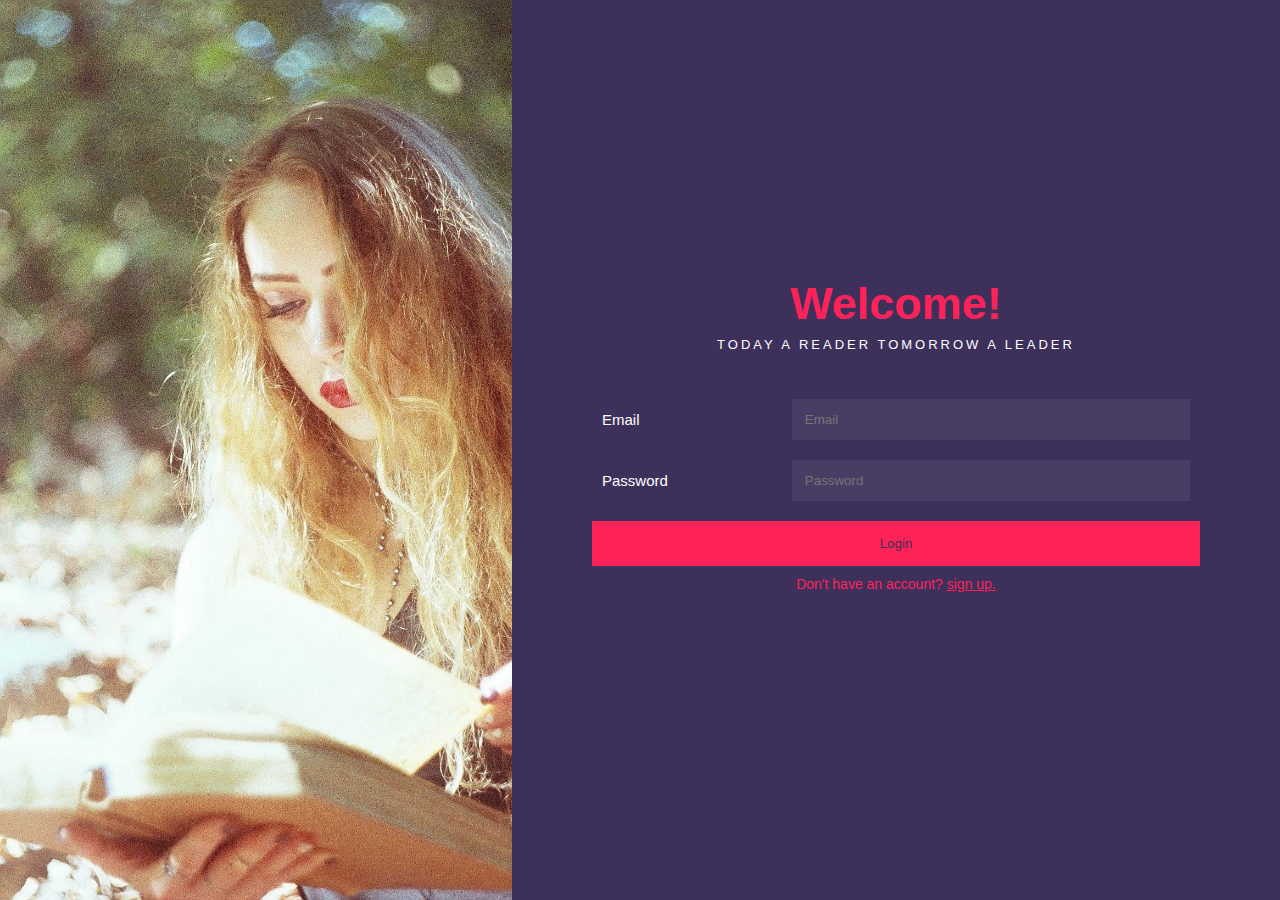
<file: index.html>
<!DOCTYPE html>
<html lang="en">
  <head>
    <meta charset="UTF-8" />
    <meta name="viewport" content="width=device-width, initial-scale=1.0" />
    <link rel="stylesheet" href="Pages/Login/Login.css" />
    <link rel="stylesheet" href="Styles/Style.css" />
    <link rel="shortcut icon" href="https://cdn-icons-png.flaticon.com/512/3389/3389081.png" type="image/x-icon">
    <title>Login</title>
  </head>

  <body>
    <div class="container">
      <div class="imageSction">
        <img class="mainImage" src="Pictures/mainImage.jpg" />
      </div>

      <!-- /* start data section */ -->
      <div class="dataSection">
        <h1 class="headerLable">Welcome!</h1>
        <p class="quote">TODAY A READER TOMORROW A LEADER</p>

        <form action="" method="GET" class="formSection">
          <div class="subContainer">
            <input id="email" class="inputs" type="email" placeholder="Email" />
            <label htmlFor="email" class="labels">Email</label>
          </div>

          <div class="subContainer">
            <input
              id="password"
              class="inputs"
              type="password"
              placeholder="Password"
            />
            <label htmlFor="password" class="labels">Password</label>
          </div>

          <button class="Button" id="login-btn">Login</button>
          <p class="navegationParagraph">
            Don't have an account?
            <a href="Pages/Signup/Signup.html" class="navegationLink">sign up.</a>
          </p>
        </form>
      </div>
      <!-- /* end data section */ -->
    </div>
    <script src="Pages/Login/login.js"></script>
  </body>
</html>
</file>
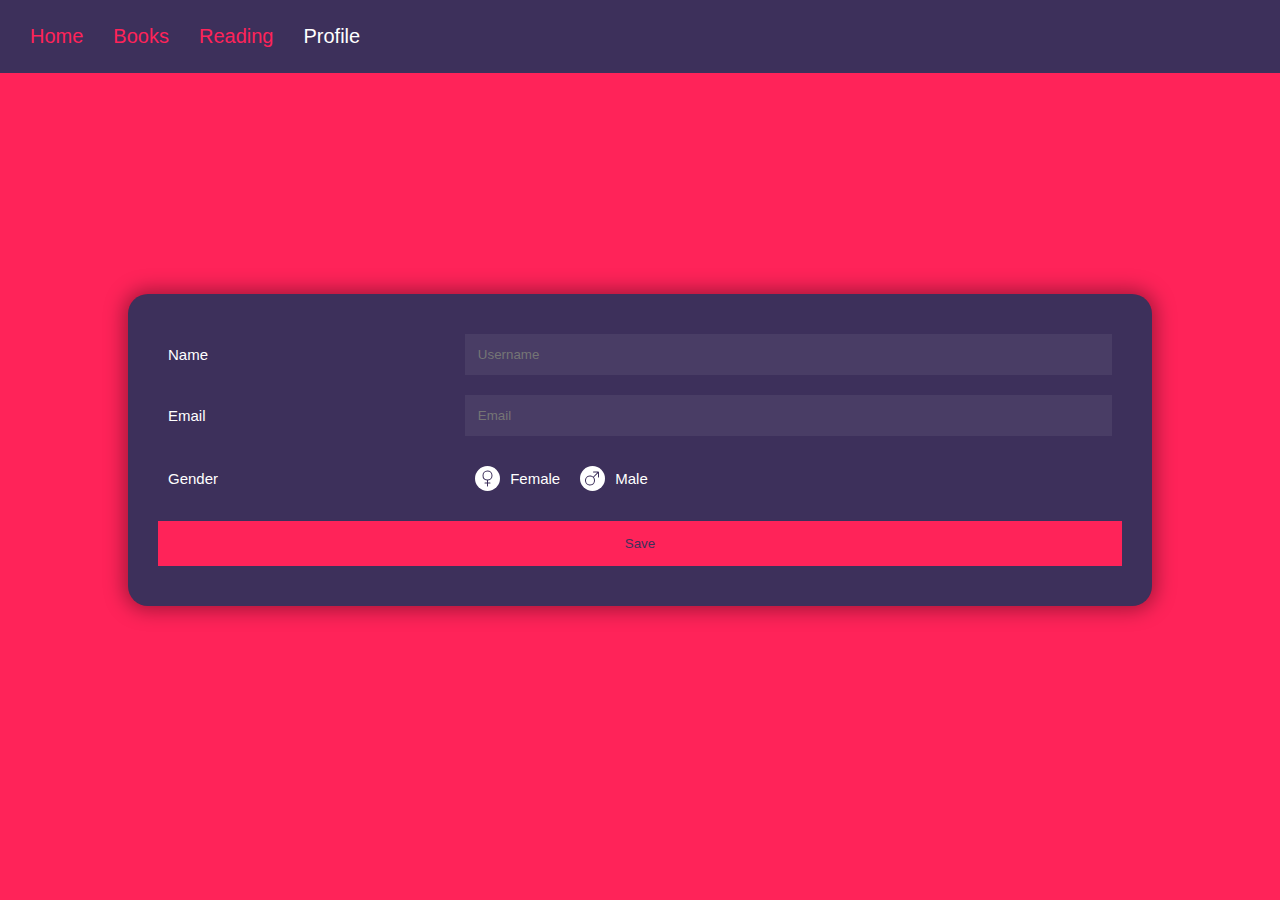
<file: Pages/Profile/Profile.html>
<!DOCTYPE html>
<html lang="en">
  <head>
    <meta charset="UTF-8" />
    <meta name="viewport" content="width=device-width, initial-scale=1.0" />
    <link rel="stylesheet" href="../../Styles/Style.css" />
    <link rel="stylesheet" href="../Signup/Signup.css" />
    <link rel="stylesheet" href="Profile.css" />
    <link rel="shortcut icon" href="https://cdn-icons-png.flaticon.com/512/3389/3389081.png" type="image/x-icon">

    <title>Profile</title>
  </head>
  <body>
    <main>
      <nav>
        <ul>
          <li onclick="location.href='../Home/Home.html'">Home</li>
          <li onclick="location.href='../Books/Books.html'">Books</li>
          <li onclick="location.href='../Readings/Reading.html'">Reading</li>
          <li class="visited" onclick="location.href='../Profile/Profile.html'">
            Profile
          </li>
        </ul>
      </nav>

      <form class="formSection">
        <!-- {/* start name section */} -->
        <div class="subContainer">
          <input
            id="name"
            class="inputs"
            type="text"
            placeholder="Username"
            maxlength="10"
            minlength="3"
          />
          <label htmlFor="name" class="labels">Name</label>
        </div>
        <!-- {/* end name section */} -->

        <!-- {/* start email section */} -->
        <div class="subContainer">
          <input id="email" class="inputs" type="email" placeholder="Email" />
          <label htmlFor="email" class="labels">Email</label>
        </div>
        <!-- {/* end email section */} -->

        <!-- {/* start gender section */} -->
        <div class="subContainer">
          <div class="genderContainer">
            <label htmlFor="genderFemale" class="labelsG">
              <input
                id="genderFemale"
                name="gender"
                type="radio"
                value="female"
              />
              <span class="radioButton">
                <svg
                  xmlns="http://www.w3.org/2000/svg"
                  class="biGender"
                  viewBox="-1.5 0 19 16"
                >
                  <path
                    fillRule="evenodd"
                    d="M8 1a4 4 0 1 0 0 8 4 4 0 0 0 0-8zM3 5a5 5 0 1 1 5.5 4.975V12h2a.5.5 0 0 1 0 1h-2v2.5a.5.5 0 0 1-1 0V13h-2a.5.5 0 0 1 0-1h2V9.975A5 5 0 0 1 3 5z"
                  />
                </svg>
                <p class="genderLabel">Female</p>
              </span>
            </label>

            <label htmlFor="genderMale" class="labelsG">
              <input id="genderMale" name="gender" type="radio" value="male" />
              <span class="radioButton">
                <svg
                  xmlns="http://www.w3.org/2000/svg"
                  class="biGender"
                  viewBox="-1 0 19 16"
                >
                  <path
                    fillRule="evenodd"
                    d="M9.5 2a.5.5 0 0 1 0-1h5a.5.5 0 0 1 .5.5v5a.5.5 0 0 1-1 0V2.707L9.871 6.836a5 5 0 1 1-.707-.707L13.293 2H9.5zM6 6a4 4 0 1 0 0 8 4 4 0 0 0 0-8z"
                  />
                </svg>
                <p class="genderLabel">Male</p>
              </span>
            </label>
          </div>
          <label class="labels">Gender</label>
        </div>
        <!-- {/* end gender section */} -->

        <button id="save-btn" class="Button">Save</button>
      </form>
    </main>
    <script src="profile.js"></script>
  </body>
</html>
</file>
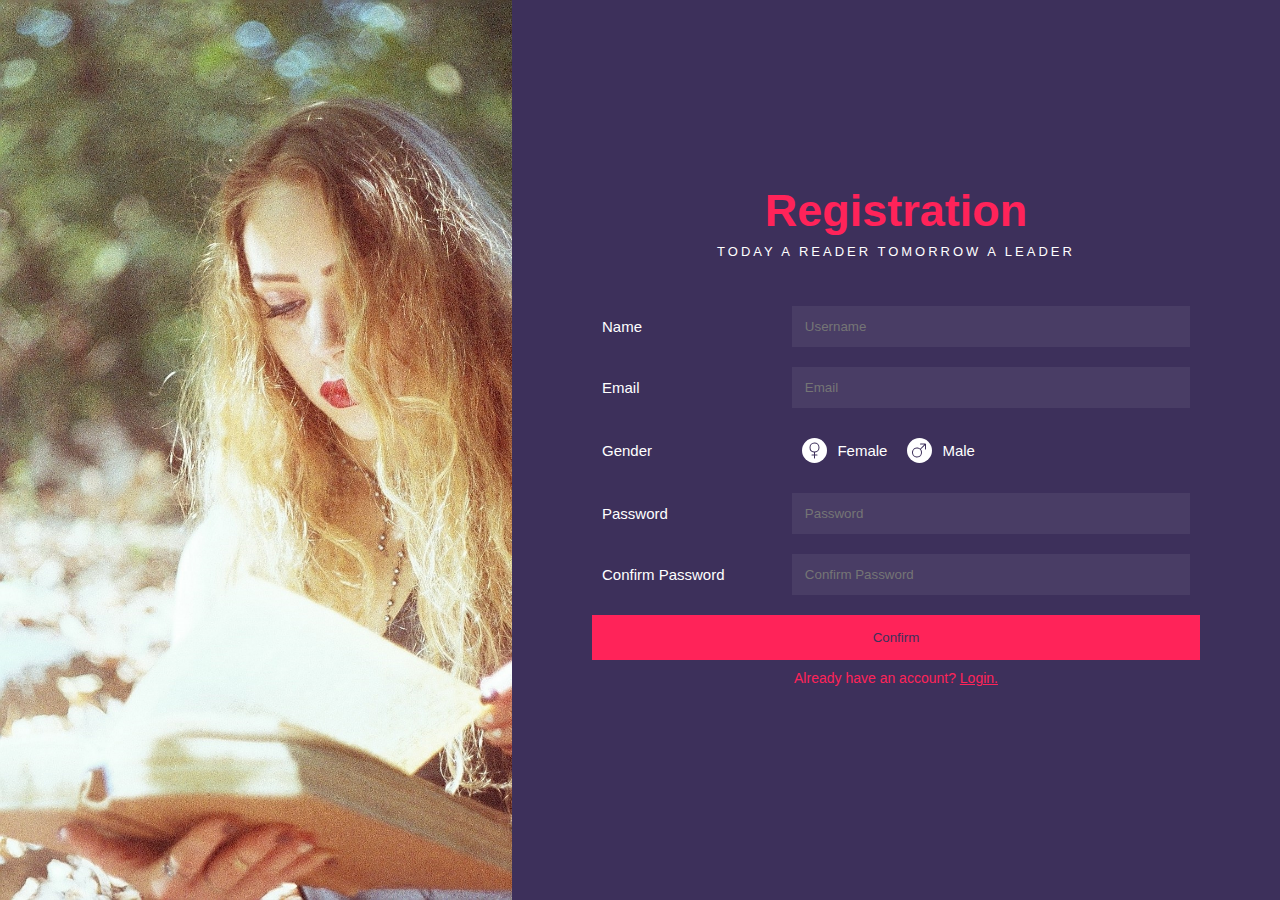
<file: Pages/Signup/Signup.html>
<!DOCTYPE html>
<html lang="en">
  <head>
    <meta charset="UTF-8" />
    <meta name="viewport" content="width=device-width, initial-scale=1.0" />
    <link rel="stylesheet" href="Signup.css" />
    <link rel="stylesheet" href="../../Styles/Style.css" />
    <link rel="shortcut icon" href="https://cdn-icons-png.flaticon.com/512/3389/3389081.png" type="image/x-icon">

    <title>Signup</title>
  </head>

  <body>
    <div class="container">
      <div class="imageSction">
        <img class="mainImage" src="../../Pictures/mainImage.jpg" />
      </div>

      <!-- {/* start data section */} -->
      <div class="dataSection">
        <h1 class="headerLable">Registration</h1>
        <p class="quote">TODAY A READER TOMORROW A LEADER</p>

        <form action="" method="POST" class="formSection">
          <!-- {/* start name section */} -->
          <div class="subContainer">
            <input
              id="name"
              class="inputs"
              type="text"
              placeholder="Username"            
            />
            <label htmlFor="name" class="labels">Name</label>
          </div>
          <!-- {/* end name section */} -->

          <!-- {/* start email section */} -->
          <div class="subContainer">
            <input id="email" class="inputs" type="email" placeholder="Email" />
            <label htmlFor="email" class="labels">Email</label>
          </div>
          <!-- {/* end email section */} -->

          <!-- {/* start gender section */} -->
          <div class="subContainer">
            <div class="genderContainer">
              <label htmlFor="genderFemale" class="labelsG">
                <input
                  id="genderFemale"
                  name="gender"
                  type="radio"
                  value="female"
                />
                <span class="radioButton">
                  <svg
                    xmlns="http://www.w3.org/2000/svg"
                    class="biGender"
                    viewBox="-1.5 0 19 16"
                  >
                    <path
                      fillRule="evenodd"
                      d="M8 1a4 4 0 1 0 0 8 4 4 0 0 0 0-8zM3 5a5 5 0 1 1 5.5 4.975V12h2a.5.5 0 0 1 0 1h-2v2.5a.5.5 0 0 1-1 0V13h-2a.5.5 0 0 1 0-1h2V9.975A5 5 0 0 1 3 5z"
                    />
                  </svg>
                  <p class="genderLabel">Female</p>
                </span>
              </label>

              <label htmlFor="genderMale" class="labelsG">
                <input
                  id="genderMale"
                  name="gender"
                  type="radio"
                  value="male"
                />
                <span class="radioButton">
                  <svg
                    xmlns="http://www.w3.org/2000/svg"
                    class="biGender"
                    viewBox="-1 0 19 16"
                  >
                    <path
                      fillRule="evenodd"
                      d="M9.5 2a.5.5 0 0 1 0-1h5a.5.5 0 0 1 .5.5v5a.5.5 0 0 1-1 0V2.707L9.871 6.836a5 5 0 1 1-.707-.707L13.293 2H9.5zM6 6a4 4 0 1 0 0 8 4 4 0 0 0 0-8z"
                    />
                  </svg>
                  <p class="genderLabel">Male</p>
                </span>
              </label>
            </div>
            <label class="labels">Gender</label>
          </div>
          <!-- {/* end gender section */} -->


          <div class="subContainer">
            <input
              id="password"
              class="inputs"
              type="password"
              placeholder="Password"
              minlength="6"
              maxlength="20"
            />
            <label htmlFor="password" class="labels">Password</label>
          </div>

          <div class="subContainer">
            <input
              id="confirmPassword"
              class="inputs"
              type="password"
              placeholder="Confirm Password"
              minlength="6"
              maxlength="20"
            />
            <label htmlFor="confirmPassword" class="labels"
              >Confirm Password</label
            >
          </div>

          <button class="Button" id="submit-btn">Confirm</button>
          <p class="navegationParagraph">
            Already have an account?
            <a class="navegationLink" href="../../index.html">Login.</a>
          </p>
        </form>
      </div>
      <!-- {/* end data section */} -->
      <script src="signup.js"></script>
    </div>
  </body>
</html>
</file>
<file: Pages/Login/Login.css>
* {
    margin: 0;
    padding: 0;
    box-sizing: border-box;
    font-family: 'Roboto', sans-serif;
}

::selection {
    color: var(--fontColor);
    background: var(--firstMainColor);
}

body {
    background-color: var(--secondMainColor);
}

:root {
    --firstMainColor: #ff2359;
    --secondMainColor: #3d305b;
    --fontColor: white;
    --mainPadding: 10px;
    --mainMargin: 10px;
}
/* ******************************************************** */

/* start form design style section */

.subContainer {
    display: flex;
    flex-direction: row-reverse;
    justify-content: space-between;
    align-items: center;
    width: 100%;
}
/* end form design style section */

/* start label style */
.labels {
    color: var(--fontColor);
    font-size: 15px;
    width: 30%;
    margin: 10px;
}

.inputs:focus + .labels{
    color: #ff2359;
}
/* end label style */

/* start input section style */
.inputs {
    border: none;
    padding: 13px;
    margin: var(--mainMargin);
    background-color: rgba(255, 255, 255, 0.064);
    color: var(--firstMainColor);   
    width: 70%; 
}

.inputs:focus {
    outline: none;
}

input[type="date"]::-webkit-calendar-picker-indicator {
    filter: invert(1);
}

/* end input section style */
</file>
<file: Styles/Style.css>
* {
    margin: 0;
    padding: 0;
    box-sizing: border-box;
    font-family: 'Roboto', sans-serif;
}

::selection {
    color: var(--fontColor);
    background: var(--firstMainColor);
}

body {
    background-color: var(--secondMainColor);
}

:root {
    --firstMainColor: #ff2359;
    --secondMainColor: #3d305b;
    --fontColor: white;
    --mainPadding: 10px;
    --mainMargin: 10px;
}

/* start nav */
.visited {
    color: white;
}

nav ul {
    list-style: none;
    display: flex;
    gap: 30px;
    color: var(--firstMainColor);
    font-size: 20px;
    background-color: var(--secondMainColor);
    padding: 25px 30px;
  }
  
  nav ul li {
    cursor: pointer;
  }
  
  nav ul li:hover {
    color: white;
  }
  /* end nav */

.container {
    display: grid;
    grid-template-columns: 40% 60%;
    width: fit-content;
    height: 100vh;
    width: 100vw;
}

.imageSction {
    overflow: hidden;
}

.mainImage {
    height: 100%;
}

.dataSection {
    background-color: var(--secondMainColor);
    display: flex;
    flex-direction: column;
    align-items: center;
    justify-content: center;
    padding-left: 50px;
    padding-right: 50px;
}

.formSection {
    width: 100%;
    display: flex;
    flex-direction: column;
    align-items: center;
    padding: 30px;
}

/* start label and quote section style */
.headerLable {
    font-weight: 900;
    font-size: 45px;
    color: var(--firstMainColor);
}

.quote {
    font-weight: 200;
    font-size: 13px;
    letter-spacing: 3px;
    color: var(--fontColor);
    margin: 7px;
    text-align: center;
}
/* end label and quote section style */

/* start label style */
.labels {
    color: var(--fontColor);
    font-size: 15px;
    width: 30%;
}

.inputs:focus + .labels{
    color: #ff2359;
}
/* end label style */

/* start input section style */
.inputs {
    border: none;
    padding: 13px;
    margin: var(--mainMargin);
    background-color: rgba(255, 255, 255, 0.064);
    color: var(--firstMainColor);   
    width: 70%; 
}

.inputs:focus {
    outline: none;
}
/* end input section style */

/* start button section style */
.Button ,
.lottieButton {
    border: none;
    padding: 15px;
    margin: 10px;
    background-color: var(--firstMainColor);
    color: var(--secondMainColor);
    width: 100%;
}

.Button:active,
.lottieButton:active,
.biX:active {
    transform: scale(0.96);
}

.Button:hover,
.lottieButton:hover {
    cursor: pointer;
}

/* end button section style */

.navegationParagraph,
.navegationLink {
    color: var(--firstMainColor);
    font-size: 14px;
}

.navegationParagraph:hover,
.navegationParagraph:hover> * {
    color: var(--fontColor);
}

.navegationLink {
    cursor: pointer;
}

.lottieBox {
    position: absolute;
    top: 50%;
    left: 50%;
    transform: translate(-50%, -50%);
    background-color: var(--fontColor);
    display: flex;
    align-items: center;
    justify-content: space-between;
    flex-direction: column;
    width: 400px;
    height: 500px;
    padding: 20px;
    border-radius: 20px;
    box-shadow: 0 0 12px var(--secondMainColor);
}

.lottieImage {
    width: 200px;
    height: 200px;
}

.lottieMessage {
    text-align: center;
    color: #3d305b80;
    width: fit-content;
}

.lottieMessageH1 {
    font-size: 60px;
    font-weight: bold;
    color: var(--secondMainColor);
}

.lottieMessageBackground {
    width: 100vw;
    height: 100vh;
    position: absolute;
    background-color: rgba(0, 0, 0, 0.685);
}

.validationBox {
    display: flex;
    width: 100%;
    align-items: center;
    background-color: var(--fontColor);
    padding: 5px;
    border-radius: 40px;
}

.biX {
    margin-left: auto;
    width: 30px;
    height: 30px;
    fill: var(--firstMainColor);
    margin-right: 5px;
    border-radius: 50%;
    cursor: pointer;
}

.biX:hover {
    background-color: #ff235a38;
}

.biExclamation {
    width: 20px;
    height: 20px;
    fill: var(--firstMainColor);
    margin: 10px 20px 10px 10px;
    box-shadow: 0 0 0px 10px #ff235a38;
    border-radius: 50%;
}

.validationMessage {
    color: var(--firstMainColor);
}
</file>
<file: Pages/Signup/Signup.css>
* {
    margin: 0;
    padding: 0;
    box-sizing: border-box;
    font-family: 'Roboto', sans-serif;
}

::selection {
    color: var(--fontColor);
    background: var(--firstMainColor);
}

body {
    background-color: var(--firstMainColor);
}

:root {
    --firstMainColor: #ff2359;
    --secondMainColor: #3d305b;
    --fontColor: white;
    --mainPadding: 10px;
    --mainMargin: 10px;
}
/* ******************************************************** */

/* start form design style section */

.subContainer {
    display: flex;
    flex-direction: row-reverse;
    justify-content: space-between;
    align-items: center;
    width: 100%;
}
/* end form design style section */

/* start label style */
.labels {
    color: var(--fontColor);
    font-size: 15px;
    width: 30%;
    margin: 10px;
}

.labelsG {
    color: var(--fontColor);
    font-size: 15px;
}

.labelsG {
    cursor: pointer;
}

.inputs:focus + .labels{
    color: var(--firstMainColor);
}
/* end label style */

/* start gender section style  */
.genderLabel {
    display: inline;
}

.labelsG > input {
    display: none;
}

.labelsG > input:checked + .radioButton>.biGender {
    background-color: var(--firstMainColor);
}

.biGender {
    fill: var(--secondMainColor);
    background-color: var(--fontColor);
    width: 25px;
    height: 25px;
    border-radius: 50%;
    padding: 3px;
    margin: var(--mainMargin);
}

.radioButton {
    display: flex;
    align-items: center;
}

.genderContainer {
    display: flex;
    margin: var(--mainMargin);
    width: 70%;
}

.genderContainer .labelsG:first-child {
    margin-right: var(--mainMargin);
}

/* end gender section style  */

/* start input section style */
.inputs {
    border: none;
    padding: 13px;
    margin: var(--mainMargin);
    background-color: rgba(255, 255, 255, 0.064);
    color: var(--firstMainColor);   
    width: 70%; 
}

.inputs:focus {
    outline: none;
}

input[type="date"]::-webkit-calendar-picker-indicator {
    filter: invert(1);
}

input[type="date"]::-webkit-calendar-picker-indicator:hover {
    cursor: pointer;
}

/* end input section style */


/* start button section style */
.submitButton {
    border: none;
    padding: 15px;
    margin: 10px;
    background-color: var(--firstMainColor);
    color: var(--secondMainColor);
    width: 100%;
}

.submitButton:active {
    transform: scale(0.98);
}

/* end button section style */
</file>
<file: Pages/Profile/Profile.css>
form {
    background-color: var(--secondMainColor);
    width: 80% !important;
    position: absolute;
    top: 50%;
    left: 50%;
    transform: translate(-50%, -50%);
    border-radius: 20px;
    box-shadow: 0px 0px 20px 4px #0000005c;
}
</file>
